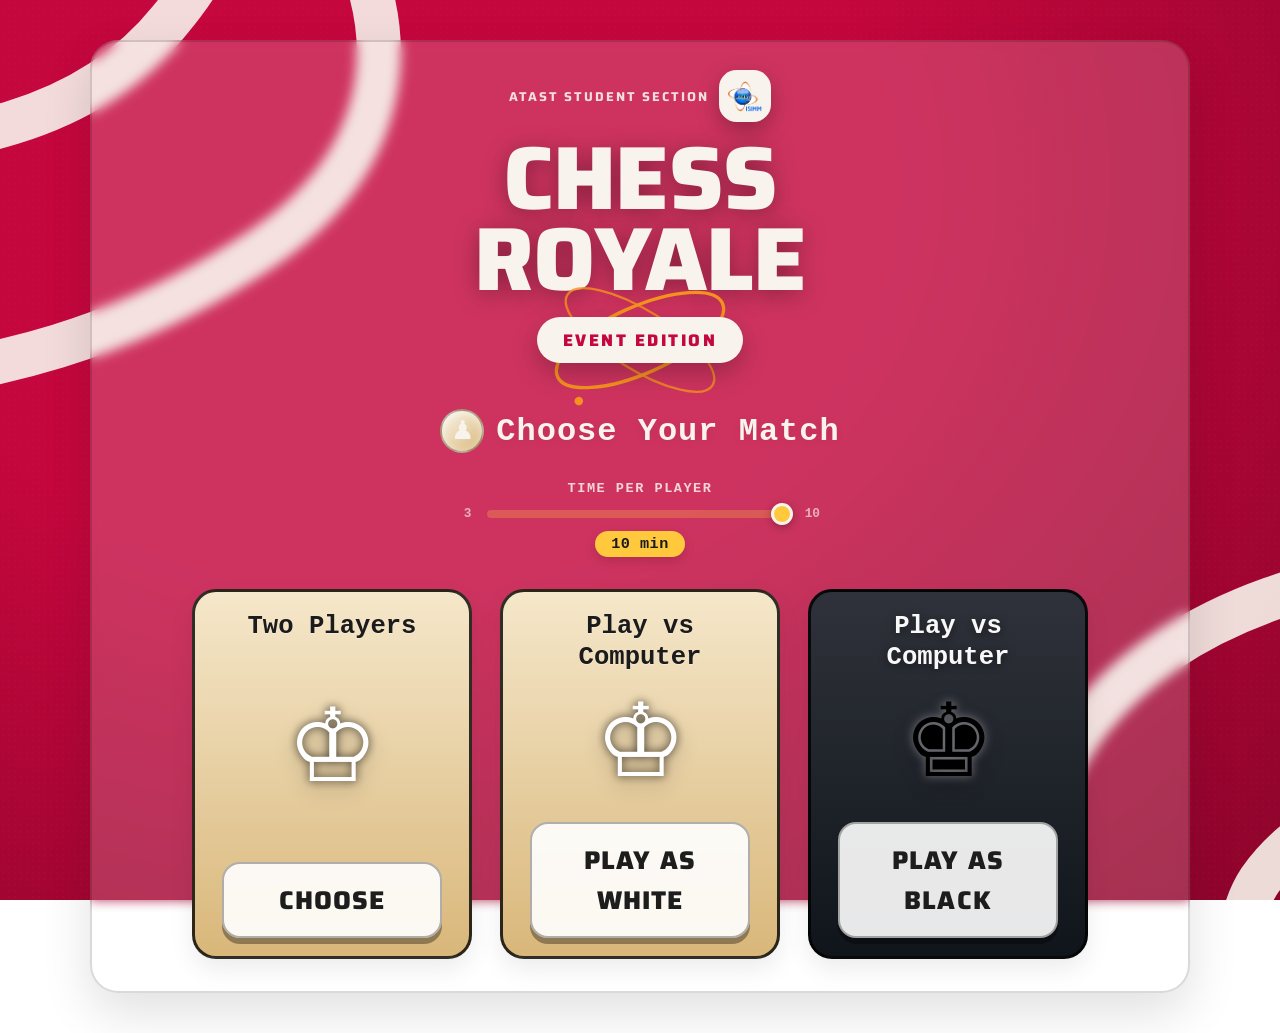
<file: index.html>
<!DOCTYPE html>
<html lang="en">
<head>
    <meta charset="UTF-8">
    <meta name="viewport" content="width=device-width, initial-scale=1.0">
    <title>ATAST Chess Royale</title>
    <link rel="preconnect" href="https://fonts.googleapis.com">
    <link rel="preconnect" href="https://fonts.gstatic.com" crossorigin>
    <link href="https://fonts.googleapis.com/css2?family=Saira:wght@400;600;700;800;900&display=swap" rel="stylesheet">
    <link rel="stylesheet" href="style.css">
    <link rel="icon" href="assets/atast-badge.png">
</head>
<body>
    <div class="atast-grain"></div>
    <svg class="atast-ribbons ribbons-hero" viewBox="0 0 1600 900" preserveAspectRatio="xMidYMid slice" fill="none" aria-hidden="true">
      <g class="ribbon-tl">
        <path d="M-60 150 C 120 150, 250 120, 330 20 C 380 -40, 390 -80, 380 -120" stroke="currentColor" stroke-width="44" stroke-linecap="round"/>
        <path d="M-60 390 C 160 380, 300 330, 420 250 C 540 170, 560 60, 520 -40 C 500 -90, 480 -120, 470 -150" stroke="currentColor" stroke-width="44" stroke-linecap="round"/>
      </g>
      <g class="ribbon-br">
        <path d="M1680 560 C 1500 560, 1340 610, 1250 720 C 1190 800, 1180 880, 1200 1000" stroke="currentColor" stroke-width="44" stroke-linecap="round"/>
        <path d="M1680 790 C 1560 780, 1470 810, 1420 880 C 1400 910, 1395 950, 1400 1000" stroke="currentColor" stroke-width="44" stroke-linecap="round"/>
      </g>
    </svg>

    <main class="mode-select-page">
        <div class="mode-select-shell">
            <div class="atast-header" style="flex-direction: row; justify-content: center;">
                <div style="text-align: right;">
                    <div class="atast-tagline" style="letter-spacing: 2px;">ATAST Student Section</div>
                </div>
                <span class="brand-mark" style="width:52px;height:52px;">
                    <img src="assets/atast-club.png" alt="ATAST Club">
                </span>
            </div>

            <div class="hero-title-wrap">
                <h1 class="display-title hero-title">Chess<br>Royale</h1>
                <div class="hero-chip-wrap">
                    <div class="orbit-rings orbit-rings-hero">
                        <svg viewBox="0 0 400 400" class="ring-outer">
                            <ellipse cx="200" cy="200" rx="190" ry="70" fill="none" stroke="#F5921E" stroke-width="7" transform="rotate(-24 200 200)"/>
                            <circle cx="30" cy="265" r="9" fill="#F5921E" transform="rotate(-24 200 200)"/>
                        </svg>
                        <svg viewBox="0 0 400 400" class="ring-inner">
                            <ellipse cx="200" cy="200" rx="180" ry="62" fill="none" stroke="#F5921E" stroke-width="5" transform="rotate(32 200 200)"/>
                        </svg>
                    </div>
                    <span class="hero-chip">Event Edition</span>
                </div>
            </div>

            <div class="page-title">
                <span class="title-badge">♟</span>
                <h1>Choose Your Match</h1>
            </div>

            <div class="time-select" id="time-select-wrap">
                <label for="time-select">Time per Player</label>
                <div class="time-select-row">
                    <span class="time-select-bound">3</span>
                    <input type="range" id="time-select" min="3" max="10" step="1" value="10">
                    <span class="time-select-bound">10</span>
                </div>
                <span class="time-select-value" id="time-select-value">10 min</span>
            </div>

            <div class="container">
                <div class="option-card white-card">
                    <h1>Two Players</h1>
                    <span class="player-icon" data-player-color="white">&#9812;</span>
                    <button class="choose-color-btn" type="button" data-game-mode="two-player" data-player-color="white">Choose</button>
                </div>
                <div class="option-card white-card">
                    <h1>Play vs Computer</h1>
                    <span class="player-icon" data-player-color="white">&#9812;</span>
                    <button class="choose-color-btn" type="button" data-game-mode="computer" data-player-color="white">Play as White</button>
                </div>
                <div class="option-card black-card">
                    <h1>Play vs Computer</h1>
                    <span class="player-icon" data-player-color="black">&#9818;</span>
                    <button class="choose-color-btn" type="button" data-game-mode="computer" data-player-color="black">Play as Black</button>
                </div>
            </div>
        </div>
    </main>

    <script>
      const savedTheme = localStorage.getItem('chess-theme') || 'atast';
      if (savedTheme !== 'classic') document.body.setAttribute('data-theme', savedTheme);

      document.addEventListener('DOMContentLoaded', () => {
        const buttons = document.querySelectorAll('.choose-color-btn');

        const MIN_MINUTES = 3;
        const MAX_MINUTES = 10;
        const timeSlider = document.getElementById('time-select');
        const timeValue = document.getElementById('time-select-value');

        const clampMinutes = (value) => {
          const parsed = Number.parseInt(value, 10);
          if (!Number.isFinite(parsed)) return MAX_MINUTES;
          return Math.min(MAX_MINUTES, Math.max(MIN_MINUTES, parsed));
        };

        const savedMinutes = clampMinutes(localStorage.getItem('chess-time-minutes'));
        timeSlider.value = savedMinutes;
        timeValue.textContent = `${savedMinutes} min`;

        timeSlider.addEventListener('input', () => {
          const minutes = clampMinutes(timeSlider.value);
          timeValue.textContent = `${minutes} min`;
          localStorage.setItem('chess-time-minutes', String(minutes));
        });

        buttons.forEach((button) => {
          const icon = button.parentElement.querySelector('.player-icon');
          const playerColor = button.dataset.playerColor || 'white';
          icon.innerHTML = playerColor === 'white' ? '&#9812;' : '&#9818;';

          button.addEventListener('click', () => {
            localStorage.setItem('chess-game-mode', button.dataset.gameMode || 'two-player');
            localStorage.setItem('chess-player-color', playerColor);
            localStorage.setItem('chess-time-minutes', String(clampMinutes(timeSlider.value)));
            window.location.href = 'game.html';
          });
        });
      });
    </script>
</body>
</html>
</file>
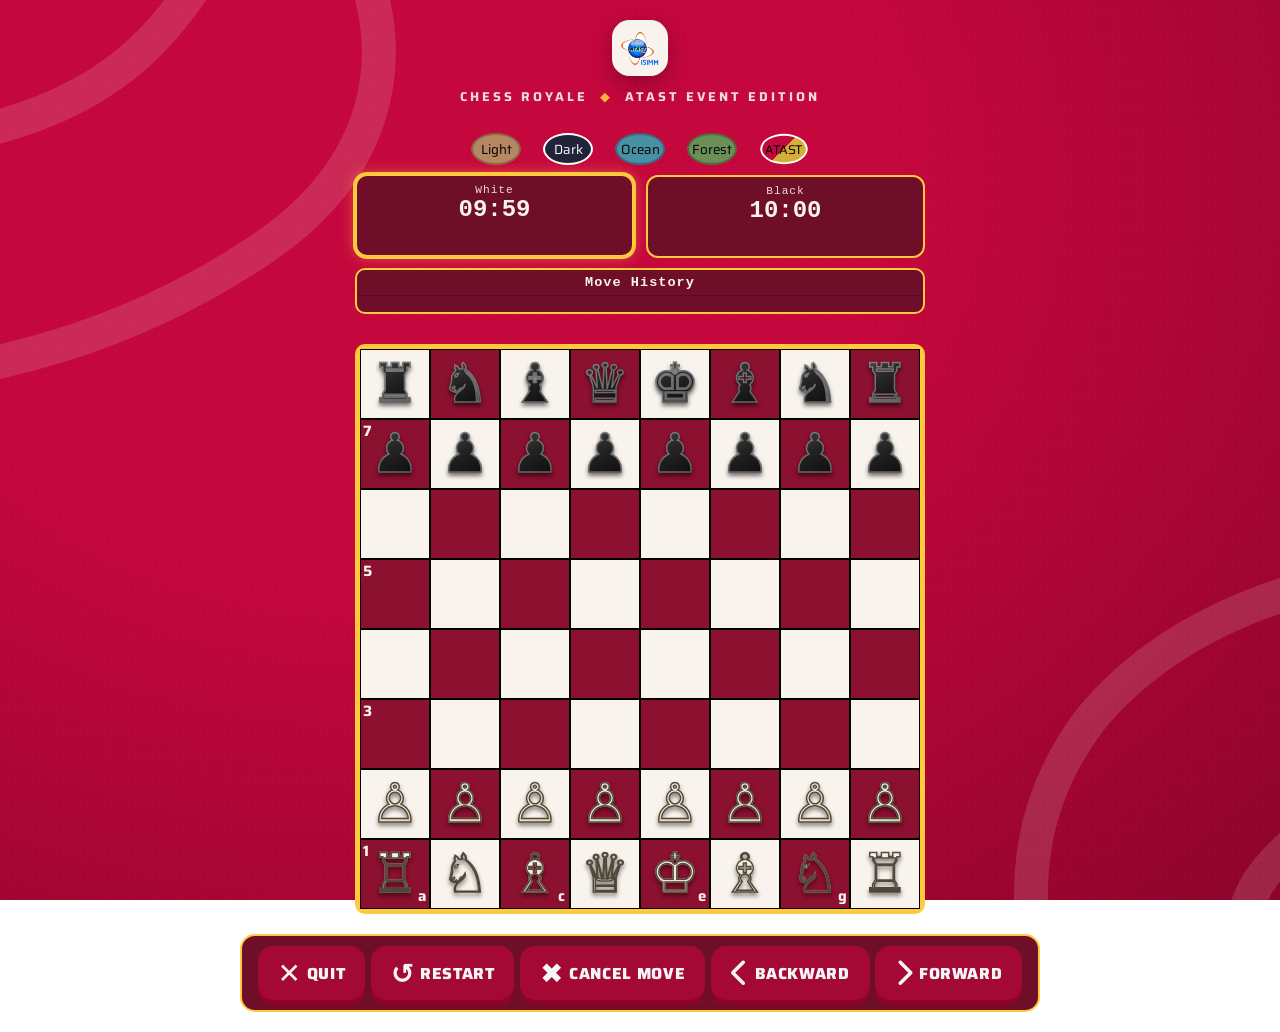
<file: game.html>
<!DOCTYPE html>
<html lang="en">
<head>
  <meta charset="UTF-8">
  <meta name="viewport" content="width=device-width, initial-scale=1.0">
  <title>ATAST Chess Royale</title>
  <link rel="preconnect" href="https://fonts.googleapis.com">
  <link rel="preconnect" href="https://fonts.gstatic.com" crossorigin>
  <link href="https://fonts.googleapis.com/css2?family=Saira:wght@400;600;700;800;900&display=swap" rel="stylesheet">
  <link rel="stylesheet" href="style.css">
  <link rel="icon" href="assets/atast-badge.png">
  <link rel="stylesheet" href="https://cdnjs.cloudflare.com/ajax/libs/font-awesome/6.5.0/css/all.min.css">
</head>
<body>
  <div class="atast-grain"></div>
  <svg class="atast-ribbons" viewBox="0 0 1600 900" preserveAspectRatio="xMidYMid slice" fill="none" aria-hidden="true">
    <g class="ribbon-tl">
      <path d="M-60 150 C 120 150, 250 120, 330 20 C 380 -40, 390 -80, 380 -120" stroke="currentColor" stroke-width="34" stroke-linecap="round"/>
      <path d="M-60 390 C 160 380, 300 330, 420 250 C 540 170, 560 60, 520 -40 C 500 -90, 480 -120, 470 -150" stroke="currentColor" stroke-width="34" stroke-linecap="round"/>
    </g>
    <g class="ribbon-br">
      <path d="M1680 560 C 1500 560, 1340 610, 1250 720 C 1190 800, 1180 880, 1200 1000" stroke="currentColor" stroke-width="34" stroke-linecap="round"/>
      <path d="M1680 790 C 1560 780, 1470 810, 1420 880 C 1400 910, 1395 950, 1400 1000" stroke="currentColor" stroke-width="34" stroke-linecap="round"/>
    </g>
  </svg>

  <main>
    <div class="atast-header">
      <span class="brand-mark" style="width:56px;height:56px;">
        <img src="assets/atast-club.png" alt="ATAST Club">
      </span>
      <div class="atast-tagline">Chess Royale <span class="dot">&#9670;</span> ATAST Event Edition</div>
    </div>

    <div class="theme-switcher" id="theme-switcher">
      <button class="theme-btn" data-theme="classic">Light</button>
      <button class="theme-btn" data-theme="dark">Dark</button>
      <button class="theme-btn" data-theme="ocean">Ocean</button>
      <button class="theme-btn" data-theme="forest">Forest</button>
      <button class="theme-btn active" data-theme="atast">ATAST</button>
    </div>

    <div class="player-timers" id="player-timers">
      <div class="timer-panel active" id="timer-white">
        <span class="timer-label">White</span>
        <span class="timer-value" id="white-timer">10:00</span>
        <div class="material-tray" id="material-white"></div>
      </div>
      <div class="timer-panel" id="timer-black">
        <span class="timer-label">Black</span>
        <span class="timer-value" id="black-timer">10:00</span>
        <div class="material-tray" id="material-black"></div>
      </div>
    </div>

    <div class="move-history" id="move-history">
      <div class="move-history-header">Move History</div>
      <div class="move-history-list" id="move-history-list"></div>
    </div>

    <div id="board"></div>

    <div class="bar">
      <button id="quit"><span>&#10005;</span> Quit</button>
      <button id="restart"><span>&#8634;</span> Restart</button>
      <button id="cancel"><span>&#10006;</span> Cancel Move</button>
      <button id="backward"><span><i class="fa fa-chevron-left"></i></span> Backward</button>
      <button id="forward"><span><i class="fa fa-chevron-right"></i></span> Forward</button>
    </div>
  </main>

  <div id="promotion-overlay" class="promotion-overlay hidden"></div>
  <div id="promotion-modal" class="promotion-modal hidden">
    <div>Choose a piece</div>
    <div id="promotion-choices" class="promotion-choices"></div>
  </div>

  <div id="endgame-overlay" class="endgame-overlay hidden"></div>
  <div id="endgame-modal" class="endgame-modal hidden">
    <div class="endgame-emblem">
      <div class="orbit-rings hidden" id="endgame-orbit" style="inset:-42%;">
        <svg viewBox="0 0 400 400" class="ring-outer">
          <ellipse cx="200" cy="200" rx="190" ry="70" fill="none" stroke="#F5921E" stroke-width="7" transform="rotate(-24 200 200)"/>
          <circle cx="30" cy="265" r="9" fill="#F5921E" transform="rotate(-24 200 200)"/>
        </svg>
        <svg viewBox="0 0 400 400" class="ring-inner">
          <ellipse cx="200" cy="200" rx="180" ry="62" fill="none" stroke="#F5921E" stroke-width="5" transform="rotate(32 200 200)"/>
        </svg>
      </div>
      <span class="pulse-ring hidden" id="endgame-pulse"></span>
      <img src="assets/atast-badge.png" alt="ATAST">
    </div>
    <div class="endgame-title" id="endgame-title"></div>
    <div class="endgame-message" id="endgame-message"></div>
    <button id="endgame-close" class="endgame-close-btn" type="button">Close</button>
  </div>
  <div id="confetti-layer" class="confetti-layer"></div>

  <script src="script.js"></script>
</body>
</html>
</file>
<file: style.css>
*{
    margin: 0;
    padding: 0;
    box-sizing: border-box;
8}
:root {
  --bg: #f0d9b5;
  --board-light: #f0d9b5;
  --board-dark: #b58863;
  --board-border: #000;
  --bar-bg: #b58863;
  --btn-bg: #975f058c;
  --btn-hover-bg: #975f05;
  --text-color: #333;
  --move-history-bg: #b58863;
  --move-history-text: #f5f5f5;
  --move-history-entry-white: rgba(255,255,255,0.2);
  --move-history-entry-black: rgba(0,0,0,0.25);
  --move-history-entry-hover: rgba(255,255,255,0.4);
  --accent: #3a8f3a;
  --accent-rgb: 58,143,58;
  --last-move-bg: rgba(255, 213, 79, 0.4);
}

[data-theme="dark"] {
  --bg: #1a1a2e;
  --board-light: #4a4e69;
  --board-dark: #22223b;
  --board-border: #0d0d1a;
  --bar-bg: #22223b;
  --btn-bg: #4a4e6980;
  --btn-hover-bg: #4a4e69;
  --text-color: #e8e8e8;
  --move-history-bg: #22223b;
  --move-history-text: #f1f1f1;
  --move-history-entry-white: rgba(255,255,255,0.15);
  --move-history-entry-black: rgba(0,0,0,0.35);
  --move-history-entry-hover: rgba(255,255,255,0.25);
  --accent: #6c63ff;
  --accent-rgb: 108,99,255;
  --last-move-bg: rgba(255, 213, 79, 0.28);
}

[data-theme="ocean"] {
  --bg: #cde6f5;
  --board-light: #eaf6fb;
  --board-dark: #4a90a4;
  --board-border: #0e3a4a;
  --bar-bg: #4a90a4;
  --btn-bg: #2c6e82a0;
  --btn-hover-bg: #2c6e82;
  --text-color: #0e3a4a;
  --move-history-bg: #4a90a4;
  --move-history-text: #effbfd;
  --move-history-entry-white: rgba(255,255,255,0.2);
  --move-history-entry-black: rgba(0,0,0,0.2);
  --move-history-entry-hover: rgba(255,255,255,0.3);
  --accent: #eab308;
  --accent-rgb: 234,179,8;
  --last-move-bg: rgba(255, 213, 79, 0.32);
}

[data-theme="forest"] {
  --bg: #dce8d5;
  --board-light: #eef2e6;
  --board-dark: #6b8f57;
  --board-border: #2f4823;
  --bar-bg: #6b8f57;
  --btn-bg: #4a663aa0;
  --btn-hover-bg: #4a663a;
  --text-color: #2f4823;
  --move-history-bg: #6b8f57;
  --move-history-text: #f8f9f5;
  --move-history-entry-white: rgba(255,255,255,0.2);
  --move-history-entry-black: rgba(0,0,0,0.22);
  --move-history-entry-hover: rgba(255,255,255,0.28);
  --accent: #d97706;
  --accent-rgb: 217,119,6;
  --last-move-bg: rgba(255, 213, 79, 0.3);
}

/* ATAST — event theme, built to match the club's "Journée d'intégration"
   site: same brand crimson, cream, gold, and the Saira display type */
[data-theme="atast"] {
  --bg: #8c042b;
  --board-light: #f8f3ec;
  --board-dark: #8c1030;
  --board-border: #ffc83d;
  --bar-bg: #6e0e28;
  --btn-bg: #c4073da0;
  --btn-hover-bg: #c4073d;
  --text-color: #f8f3ec;
  --move-history-bg: #6e0e28;
  --move-history-text: #f8f3ec;
  --move-history-entry-white: rgba(255,255,255,0.18);
  --move-history-entry-black: rgba(0,0,0,0.32);
  --move-history-entry-hover: rgba(255,200,61,0.38);
  --accent: #ffc83d;
  --accent-rgb: 255,200,61;
  --last-move-bg: rgba(255, 200, 61, 0.4);

  /* Exact brand ramp + accents from the club's own design system */
  --brand: #c4073d;
  --brand-deep: #8c042b;
  --brand-night: #3c0214;
  --cream: #f8f3ec;
  --gold: #ffc83d;
  --orbit: #f5921e;
  --globe: #1f6fe0;

  font-family: 'Saira', system-ui, sans-serif;
}

html {
    min-height: 100%;
}
body{
    width: 100%;
    min-height: 100vh;
    background-color: var(--bg);
    transition: background-color 0.4s ease; /* smooth theme switch */
    overflow-x: hidden;
}
main{
    position: relative;
    z-index: 1;
    display:flex;
    flex-flow: column nowrap;
    justify-content: center;
    align-items: center;
    min-height: 100vh;
    padding: 20px 0;
}

/* ATAST event backdrop — the club site's own poster treatment: a radial
   crimson gradient, a fine print-like grain, and its flowing ribbon
   line-art drifting slowly behind the page */
body[data-theme="atast"] {
  background: radial-gradient(ellipse at 30% 20%, var(--brand) 0%, var(--brand) 40%, var(--brand-deep) 100%);
  background-attachment: fixed;
}

.atast-grain,
.atast-ribbons {
  display: none;
}
[data-theme="atast"] .atast-grain,
[data-theme="atast"] .atast-ribbons {
  display: block;
}

.atast-grain {
  position: fixed;
  inset: 0;
  opacity: 0.07;
  mix-blend-mode: overlay;
  background-image: radial-gradient(#fff 1px, transparent 1.2px);
  background-size: 6px 6px;
  pointer-events: none;
  z-index: 0;
}

.atast-ribbons {
  position: fixed;
  inset: 0;
  width: 100%;
  height: 100%;
  color: rgba(248, 243, 236, 0.14);
  pointer-events: none;
  z-index: 0;
}

.atast-ribbons.ribbons-hero {
  color: rgba(248, 243, 236, 0.9);
}

.atast-ribbons .ribbon-tl {
  transform-origin: top left;
  animation: ribbonDrift 18s ease-in-out infinite;
}

.atast-ribbons .ribbon-br {
  transform-origin: bottom right;
  animation: ribbonDrift 28s ease-in-out infinite reverse;
}

@keyframes ribbonDrift {
  0%, 100% { transform: translate3d(0, 0, 0) rotate(0deg); }
  50% { transform: translate3d(-2%, 1.5%, 0) rotate(-2deg); }
}

/* Elliptical orbit rings borrowed from the ATAST Club globe logo */
.orbit-rings {
  pointer-events: none;
  position: absolute;
}

/* Fixed-size variant for framing a small pill/chip, where the chip's own
   aspect ratio is too wide-and-short for percentage-based inset to
   produce a square-ish frame for the (square-viewBox) rings */
.orbit-rings-hero {
  width: 190px;
  height: 190px;
  top: 50%;
  left: 50%;
  transform: translate(-50%, -50%);
}
.orbit-rings svg { position: absolute; inset: 0; width: 100%; height: 100%; }
.orbit-rings .ring-outer { animation: orbitSpin 14s linear infinite; }
.orbit-rings .ring-inner { animation: orbitSpin 20s linear infinite reverse; opacity: 0.8; }

@keyframes orbitSpin {
  to { transform: rotate(360deg); }
}

/* Club branding strip — shown at the top of both pages */
.atast-header {
  position: relative;
  z-index: 1;
  display: flex;
  flex-direction: column;
  align-items: center;
  gap: 10px;
  margin-bottom: 16px;
  text-align: center;
}

.brand-mark {
  display: inline-flex;
  align-items: center;
  justify-content: center;
  background: var(--cream, #f8f3ec);
  border-radius: 1.1rem;
  padding: 8px;
  box-shadow: 0 8px 22px rgba(0,0,0,0.28);
  transition: transform 0.2s ease, box-shadow 0.2s ease;
}
.brand-mark img {
  width: 100%;
  height: 100%;
  object-fit: contain;
  display: block;
}
.brand-mark:hover {
  transform: translateY(-2px) scale(1.03);
  box-shadow: 0 12px 26px rgba(0,0,0,0.32);
}

.atast-tagline {
  font-family: 'Saira', system-ui, sans-serif;
  font-size: 0.8rem;
  font-weight: 700;
  letter-spacing: 3px;
  text-transform: uppercase;
  color: var(--text-color);
  opacity: 0.9;
}

.atast-tagline .dot {
  color: var(--accent);
  margin: 0 6px;
}

.display-title {
  font-family: 'Saira', system-ui, sans-serif;
  font-weight: 800;
  text-transform: uppercase;
  line-height: 0.9;
  letter-spacing: -0.01em;
}

/* Champion-style shine sweep, used on the end-game title when you win */
.shine-text {
  background: linear-gradient(90deg, #ffc83d, #fff3c4, #ffc83d);
  background-size: 200% 100%;
  -webkit-background-clip: text;
  background-clip: text;
  color: transparent;
  animation: shineSweep 3.5s linear infinite;
}
@keyframes shineSweep {
  0% { background-position: -200% 0; }
  100% { background-position: 200% 0; }
}

.pulse-ring {
  position: absolute;
  inset: 0;
  border-radius: 50%;
  background: rgba(255, 200, 61, 0.5);
  animation: pulseRing 1.6s ease-out infinite;
  pointer-events: none;
}
@keyframes pulseRing {
  0% { transform: scale(0.9); opacity: 0.7; }
  100% { transform: scale(1.6); opacity: 0; }
}
#board{
    width: 570px;
    height: 570px;
    display: grid;
    grid-template-columns: repeat(8, 70px);
    margin: 20px auto; 
    gap: 0;
    border: 5px solid var(--board-border); /* was #000 */
    border-radius: 10px;
    animation: loading 0.7s cubic-bezier(0.34, 1.56, 0.64, 1) forwards;
    transition: border-color 0.4s ease;
}
.bar{
    width:800px;
    height:max-content;
    background-color: var(--bar-bg);
    padding: 10px;
    display:flex;
    justify-content: space-evenly;
    border: 2px solid var(--board-border); 
    border-radius: 15px;
    animation-delay: 1s;
    animation: loading 0.7s cubic-bezier(0.34, 1.56, 0.64, 1) forwards;
    overflow:hidden;
    transition: background-color 0.4s ease;
}
.bar button{
    position: relative;
    overflow: hidden;
    display:flex;
    justify-content: center;
    align-items: center;
    padding: 5px 20px;
    background-color: var(--btn-bg);
    border:none;
    border-radius: 15px;
    cursor: pointer;
    font-size:1rem;
    font-weight: bold;
    font-style:initial;
    font-family: 'Courier New', Courier, monospace;
    color:whitesmoke;
    transition: background-color 0.3s ease, transform 0.15s ease;
}
button span{
    font-size: 1.75rem;
    margin-right: 5px;
}
.bar button:hover{
    transform: scale(1.1);
    background-color: var(--btn-hover-bg);
}

/* ATAST theme — chunky "pressed" buttons matching the club site's Button component */
[data-theme="atast"] .bar button,
[data-theme="atast"] .choose-color-btn,
[data-theme="atast"] .theme-btn {
  font-family: 'Saira', system-ui, sans-serif;
}
[data-theme="atast"] .bar button {
  font-weight: 800;
  text-transform: uppercase;
  letter-spacing: 0.04em;
  box-shadow: 0 6px 0 0 var(--brand-deep);
  transition: transform 0.12s ease, box-shadow 0.12s ease, filter 0.15s ease;
}
[data-theme="atast"] .bar button:hover {
  transform: translateY(-2px);
  background-color: var(--btn-hover-bg);
  filter: brightness(1.08);
  box-shadow: 0 8px 0 0 var(--brand-deep);
}
[data-theme="atast"] .bar button:active {
  transform: translateY(4px);
  box-shadow: 0 2px 0 0 var(--brand-deep);
}
[data-theme="atast"] .choose-color-btn {
  font-weight: 800;
  text-transform: uppercase;
  letter-spacing: 0.04em;
  box-shadow: 0 6px 0 0 rgba(0,0,0,0.35);
}
[data-theme="atast"] .choose-color-btn:hover {
  transform: translateY(-3px);
  box-shadow: 0 9px 0 0 rgba(0,0,0,0.35), 0 12px 26px rgba(255,200,61,0.4);
}
[data-theme="atast"] .choose-color-btn:active {
  transform: translateY(3px);
  box-shadow: 0 3px 0 0 rgba(0,0,0,0.35);
}

/* Shine sweep on hover — shared by the action bar and the mode-select buttons */
.bar button::after,
.choose-color-btn::after {
  content: '';
  position: absolute;
  top: 0;
  left: -60%;
  width: 40%;
  height: 100%;
  background: linear-gradient(120deg, transparent, rgba(255,255,255,0.4), transparent);
  transform: skewX(-20deg);
  transition: left 0.5s ease;
  pointer-events: none;
}
.bar button:hover::after,
.choose-color-btn:hover::after {
  left: 120%;
}

.dark:hover .piece, .light:hover .piece {
  transform: scale(1.08);
}

.light{
    width: 70px;
    height: 70px;
    background-color: var(--board-light);
    transition: background-color 0.4s ease;
}
.dark{
    width: 70px;
    height: 70px;
    background-color: var(--board-dark);
    transition: background-color 0.4s ease;
}
.dark span:last-child,.light span:last-child{
    font-weight: bold;
    padding: 2px;
    line-height: 1;
}

.dark,.light{
    display: flex;
    position: relative;
    justify-content: center;
    align-items: center;
    font-size: 48px;
    cursor: pointer;
    font-weight: bold;
    border: 1px solid #000;
}
.notation{
    position: absolute;
    font-size: 15px;
    color: var(--text-color); /* was #333 */
    font-weight: bold;
    padding: 2px;
    line-height: 1;
}

.top{
    top:2px;
    left:0;
}
.side{
    bottom:2px;
    left:55px;
}

.piece{
    font-size: 54px;
    line-height: 1;
    pointer-events: none;
    display: inline-block;
    transition: transform 0.15s ease;
}

.piece.white{
    color: #f5f1e8;
}
.piece.black{
    color: #1a1a1a;
}

@supports (background-clip: text) or (-webkit-background-clip: text) {
    .piece.white {
        background: linear-gradient(155deg, #ffffff 0%, #f2ead8 45%, #d9c9a3 100%);
        -webkit-background-clip: text;
        background-clip: text;
        color: transparent;
        -webkit-text-stroke: 1.5px rgba(30, 20, 10, 0.75);
        filter: drop-shadow(0 3px 2px rgba(0, 0, 0, 0.45));
    }

    .piece.black {
        background: linear-gradient(155deg, #4a4a4a 0%, #232323 45%, #050505 100%);
        -webkit-background-clip: text;
        background-clip: text;
        color: transparent;
        -webkit-text-stroke: 1.5px rgba(255, 255, 255, 0.35);
        filter: drop-shadow(0 3px 2px rgba(0, 0, 0, 0.55));
    }
}
.selected {
    background-color: #7fc97f !important;
  animation: blink 1s infinite !important;
}
[data-theme="atast"] .selected {
  background-color: var(--accent) !important;
}
.selected .piece {
  transform: translateY(-2px);
}
@keyframes blink {
  0%, 100% { filter: brightness(1); }
  50% { filter: brightness(1.18); }
}

/* Legal-move hints — dots on empty squares, rings on capturable pieces */
.move-hint {
  position: relative;
}
.move-hint::after {
  content: '';
  position: absolute;
  width: 28%;
  height: 28%;
  border-radius: 50%;
  background: rgba(var(--accent-rgb), 0.55);
  pointer-events: none;
  animation: hintPulse 1.4s ease-in-out infinite;
}
.move-hint.capture-hint::after {
  width: 84%;
  height: 84%;
  background: transparent;
  border: 4px solid rgba(var(--accent-rgb), 0.75);
}
@keyframes hintPulse {
  0%, 100% { transform: scale(1); opacity: 0.55; }
  50% { transform: scale(1.15); opacity: 0.85; }
}

/* Last move played — a soft highlight on both squares */
.last-move {
  box-shadow: inset 0 0 0 999px var(--last-move-bg);
}

/* Square stays red */
.in-check {
  background-color: #e74c3c !important;
}

/* King PIECE shakes independently */
.king-in-check {
  display: inline-block;
  animation: kingShake 0.4s ease 1;
}

.promotion-overlay {
  position: fixed;
  top: 0;
  left: 0;
  width: 100%;
  height: 100%;
  background: rgba(0,0,0,0.5);
  z-index: 100;
}
.promotion-modal {
  position: fixed;
  top: 50%;
  left: 50%;
  transform: translate(-50%, -50%);
  background: #f0d9b5;
  border: 3px solid #000;
  border-radius: 15px;
  padding: 20px 30px;
  z-index: 101;
  text-align: center;
  font-family: 'Courier New', Courier, monospace;
  font-weight: bold;
  font-size: 1.1rem;
  animation: popIn 0.3s cubic-bezier(0.34, 1.56, 0.64, 1);
}

.promotion-choices {
  display: flex;
  gap: 10px;
  margin-top: 15px;
  justify-content: center;
}
.promotion-choices button {
  font-size: 2.5rem;
  background: #b58863;
  border: 2px solid #000;
  border-radius: 10px;
  width: 65px;
  height: 65px;
  cursor: pointer;
  transition: transform 0.15s ease;
  display: flex;
  align-items: center;
  justify-content: center;
}


.promotion-choices button:hover {
  transform: scale(1.15);
  background: #975f05;
}

.hidden {
  display: none;
}

/* ─── Game End Modal ─────────────────────────────────────────── */
.endgame-overlay {
  position: fixed;
  top: 0;
  left: 0;
  width: 100%;
  height: 100%;
  background: rgba(10,2,6,0.65);
  backdrop-filter: blur(3px);
  z-index: 200;
}

.endgame-modal {
  position: fixed;
  top: 50%;
  left: 50%;
  transform: translate(-50%, -50%);
  background: linear-gradient(160deg, var(--bar-bg), var(--bg));
  border: 3px solid var(--accent);
  border-radius: 22px;
  padding: 30px 36px 26px;
  z-index: 201;
  text-align: center;
  min-width: 280px;
  max-width: 92vw;
  box-shadow: 0 25px 60px rgba(0,0,0,0.5), 0 0 0 6px rgba(var(--accent-rgb), 0.1);
  animation: popIn 0.35s cubic-bezier(0.34, 1.56, 0.64, 1);
  font-family: 'Courier New', Courier, monospace;
}
[data-theme="atast"] .endgame-modal {
  font-family: 'Saira', system-ui, sans-serif;
}

.endgame-emblem {
  position: relative;
  display: inline-block;
}

.endgame-emblem img {
  position: relative;
  z-index: 1;
  width: 60px;
  height: 60px;
  border-radius: 50%;
  border: 2px solid var(--accent);
  margin-bottom: 12px;
  box-shadow: 0 6px 18px rgba(0,0,0,0.35);
}

.endgame-title {
  font-size: 1.4rem;
  font-weight: bold;
  color: var(--text-color);
  letter-spacing: 1px;
  margin-bottom: 8px;
  text-shadow: 0 2px 6px rgba(0,0,0,0.4);
}
.endgame-title.shine-text {
  color: transparent;
  text-shadow: none;
  font-weight: 800;
}

.endgame-message {
  font-size: 1rem;
  color: var(--move-history-text);
  opacity: 0.9;
  margin-bottom: 22px;
}

.endgame-close-btn {
  border: none;
  border-radius: 14px;
  padding: 10px 26px;
  font-weight: bold;
  cursor: pointer;
  background: var(--accent);
  color: #1b1006;
  font-family: inherit;
  transition: transform 0.15s ease, box-shadow 0.15s ease;
}
.endgame-close-btn:hover {
  transform: translateY(-2px) scale(1.03);
  box-shadow: 0 8px 18px rgba(0,0,0,0.3);
}

/* ─── Confetti ───────────────────────────────────────────────── */
.confetti-layer {
  position: fixed;
  inset: 0;
  pointer-events: none;
  overflow: hidden;
  z-index: 250;
}
.confetti-piece {
  position: absolute;
  top: -20px;
  opacity: 0.9;
  border-radius: 2px;
  animation-name: confettiFall;
  animation-timing-function: ease-in;
  animation-fill-mode: forwards;
}
@keyframes confettiFall {
  0%   { transform: translateY(-10vh) rotate(0deg); opacity: 1; }
  100% { transform: translateY(110vh) rotate(600deg); opacity: 0.85; }
}
.mode-select-page {
  width: 100%;
  min-height: 100vh;
  display: flex;
  justify-content: center;
  align-items: center;
  padding: 40px 20px;
}

.mode-select-shell {
  width: min(1100px, 100%);
  background: rgba(255,255,255,0.18);
  border: 2px solid rgba(0,0,0,0.15);
  border-radius: 28px;
  box-shadow: 0 20px 50px rgba(0,0,0,0.12);
  backdrop-filter: blur(6px);
  padding: 28px 24px 32px;
}

.hero-title-wrap {
  display: flex;
  flex-direction: column;
  align-items: center;
  margin: 4px 0 46px;
}

.hero-title {
  font-size: clamp(2.6rem, 9vw, 5.6rem);
  color: var(--text-color);
  text-align: center;
  text-shadow: 0 4px 24px rgba(0,0,0,0.35);
}

.hero-chip-wrap {
  position: relative;
  display: inline-grid;
  place-items: center;
  margin-top: 18px;
}

.hero-chip {
  position: relative;
  z-index: 1;
  background: var(--cream, #f8f3ec);
  color: var(--brand, #c4073d);
  font-family: 'Saira', system-ui, sans-serif;
  font-weight: 800;
  text-transform: uppercase;
  letter-spacing: 0.15em;
  font-size: clamp(0.8rem, 2vw, 1.05rem);
  padding: 10px 26px;
  border-radius: 999px;
  box-shadow: 0 10px 26px rgba(0,0,0,0.25);
}

.page-title {
  display: flex;
  align-items: center;
  justify-content: center;
  gap: 12px;
  margin-bottom: 28px;
  color: var(--text-color);
  font-family: 'Courier New', Courier, monospace;
}

.title-badge {
  display: inline-flex;
  width: 44px;
  height: 44px;
  border-radius: 50%;
  align-items: center;
  justify-content: center;
  background: linear-gradient(135deg, #f9f5ea, #d9b77a);
  border: 2px solid rgba(0,0,0,0.25);
  box-shadow: inset 0 2px 8px rgba(255,255,255,0.6);
  font-size: 1.6rem;
}

.page-title h1 {
  font-size: clamp(1.8rem, 2.5vw, 2.8rem);
  letter-spacing: 1px;
  font-weight: bold;
  text-shadow: 0 2px 8px rgba(0,0,0,0.08);
}

.time-select {
  display: flex;
  flex-direction: column;
  align-items: center;
  gap: 10px;
  margin: 0 auto 32px;
  width: min(360px, 100%);
  color: var(--text-color);
  font-family: 'Courier New', Courier, monospace;
}

.time-select label {
  font-weight: bold;
  text-transform: uppercase;
  letter-spacing: 1.5px;
  font-size: 0.85rem;
  opacity: 0.85;
}

.time-select-row {
  display: flex;
  align-items: center;
  gap: 12px;
  width: 100%;
}

.time-select-bound {
  font-size: 0.8rem;
  font-weight: bold;
  opacity: 0.65;
  min-width: 1.2em;
  text-align: center;
}

.time-select input[type="range"] {
  flex: 1;
  -webkit-appearance: none;
  appearance: none;
  height: 8px;
  border-radius: 999px;
  background: rgba(var(--accent-rgb), 0.25);
  outline: none;
  cursor: pointer;
}

.time-select input[type="range"]::-webkit-slider-thumb {
  -webkit-appearance: none;
  appearance: none;
  width: 22px;
  height: 22px;
  border-radius: 50%;
  background: var(--accent);
  border: 3px solid var(--cream, #fff);
  box-shadow: 0 2px 8px rgba(0,0,0,0.3);
  cursor: pointer;
}

.time-select input[type="range"]::-moz-range-thumb {
  width: 16px;
  height: 16px;
  border-radius: 50%;
  background: var(--accent);
  border: 3px solid var(--cream, #fff);
  box-shadow: 0 2px 8px rgba(0,0,0,0.3);
  cursor: pointer;
}

.time-select input[type="range"]::-moz-range-track {
  height: 8px;
  border-radius: 999px;
  background: rgba(var(--accent-rgb), 0.25);
}

.time-select-value {
  background: var(--accent);
  color: #1b1b1b;
  font-weight: 800;
  letter-spacing: 0.5px;
  padding: 4px 16px;
  border-radius: 999px;
  font-size: 0.95rem;
  box-shadow: 0 4px 12px rgba(0,0,0,0.15);
}

.container{
  display: flex;
  justify-content: center;
  align-items: stretch;
  gap: 28px;
  flex-wrap: wrap;
  margin: 0 auto;
}

.option-card {
  border: 3px solid rgba(0,0,0,0.8);
  border-radius: 24px;
  min-height: 360px;
  width: min(280px, 100%);
  text-align: center;
  font-family: 'Courier New', Courier, monospace;
  display: flex;
  flex-direction: column;
  gap: 12px;
  padding: 20px 18px 18px;
  justify-content: flex-start;
  box-shadow: 0 10px 24px rgba(0,0,0,0.08);
  transition: transform 0.2s ease, box-shadow 0.2s ease;
}

.option-card:hover {
  transform: translateY(-4px);
  box-shadow: 0 16px 30px rgba(0,0,0,0.12);
}

[data-theme="atast"] .option-card:hover {
  box-shadow: 0 16px 34px rgba(212,175,55,0.35), 0 0 0 2px var(--accent);
}

.white-card {
  background: linear-gradient(180deg, #f5e7ca 0%, #d9b77a 100%);
  color: #1b1b1b;
  text-shadow: 0 1px 0 rgba(255,255,255,0.35);
}

.black-card {
  background: linear-gradient(180deg, #2f323a 0%, #10151b 100%);
  color: #f8f8f8;
  text-shadow: 0 2px 8px rgba(0,0,0,0.45);
}

.option-card h1 {
  font-size: clamp(1.2rem, 2vw, 1.9rem);
  line-height: 1.2;
  margin-bottom: 4px;
}

.player-icon {
  display: flex;
  align-items: center;
  justify-content: center;
  flex: 1;
  min-height: 120px;
  margin: 0;
  font-size: clamp(5rem, 8vw, 8rem);
  line-height: 1;
  filter: drop-shadow(0 8px 10px rgba(0,0,0,0.2));
}

.white-card .player-icon {
  color: #fff;
  text-shadow: 0 0 10px rgba(0,0,0,0.75);
}

.black-card .player-icon {
  color: #000;
  text-shadow: 0 0 10px rgba(255,255,255,0.45);
}

.choose-color-btn {
  position: relative;
  overflow: hidden;
  font-size: clamp(1.2rem, 2vw, 1.7rem);
  font-weight: bolder;
  font-family: 'Franklin Gothic Medium', 'Arial Narrow', Arial, sans-serif;
  padding: 16px 14px;
  margin-top: auto;
  border-radius: 18px;
  border: 2px solid rgba(0,0,0,0.3);
  background: rgba(255,255,255,0.9);
  color: #1d1d1d;
  width: 100%;
  max-width: 220px;
  align-self: center;
  cursor: pointer;
  transition: transform 0.15s ease, box-shadow 0.15s ease, background 0.15s ease;
  box-shadow: 0 8px 18px rgba(0,0,0,0.12);
}

.choose-color-btn:hover {
  transform: translateY(-2px) scale(1.01);
  box-shadow: 0 12px 22px rgba(0,0,0,0.16);
  background: #ffffff;
}

.choose-color-btn:active {
  transform: translateY(0);
}
.theme-switcher {
  display: flex;
  gap: 12px;
  justify-content: center;
  align-items: center;
  margin-bottom: 0px;
}


.theme-btn {
  width: 50px;
  height: 32px;
  border-radius: 50%;
  border: 2px solid #00000040;
  cursor: pointer;
  transition: transform 0.15s ease, border-color 0.2s ease;
  margin: 10px 5px;
}
.theme-btn:hover{
    transform: scale(1.1);
    background-color: var(--btn-hover-bg);
}
.theme-btn.active{
    transform: scale(0.95);
    border: 2px solid #fff;
}

.theme-btn[data-theme="classic"] { background: #b58863; }
.theme-btn[data-theme="dark"]    { background: #22223b;
color: #fff; border: 2px solid #fff; }
.theme-btn[data-theme="ocean"]   { background: #4a90a4; }
.theme-btn[data-theme="forest"]  { background: #6b8f57; }
.theme-btn[data-theme="atast"]   { background: linear-gradient(135deg, #c4073d 50%, #d4af37 50%); }

.player-timers {
  width: 570px;
  display: flex;
  gap: 12px;
  margin-bottom: 10px;
}

.timer-panel {
  flex: 1;
  background-color: var(--bar-bg);
  border: 2px solid var(--board-border);
  border-radius: 12px;
  padding: 8px 14px;
  display: flex;
  flex-direction: column;
  align-items: center;
  justify-content: center;
  color: var(--move-history-text);
  font-family: 'Courier New', Courier, monospace;
  transition: background-color 0.4s ease, border-color 0.4s ease, transform 0.2s ease, box-shadow 0.2s ease;
}

.timer-panel.active {
  box-shadow: 0 0 0 2px var(--accent), 0 0 14px 2px rgba(var(--accent-rgb), 0.35);
  transform: translateY(-1px);
  animation: timerPulse 1.8s ease-in-out infinite;
}

@keyframes timerPulse {
  0%, 100% { box-shadow: 0 0 0 2px var(--accent), 0 0 10px 2px rgba(var(--accent-rgb), 0.28); }
  50% { box-shadow: 0 0 0 2px var(--accent), 0 0 20px 6px rgba(var(--accent-rgb), 0.55); }
}

.timer-label {
  font-size: 0.7rem;
  letter-spacing: 1px;
  opacity: 0.9;
}

.timer-value {
  font-size: 1.5rem;
  font-weight: bold;
  line-height: 1.2;
}

.material-tray {
  display: flex;
  align-items: center;
  flex-wrap: wrap;
  gap: 0;
  min-height: 20px;
  margin-top: 2px;
}

/* Reuse the same gradient-fill piece styling from the board, just scaled down */
.material-tray .piece {
  font-size: 18px;
  margin-right: -4px; /* pieces overlap slightly, like a real captured-pieces tray */
}
.material-tray .piece.white {
  -webkit-text-stroke-width: 0.6px;
}
.material-tray .piece.black {
  -webkit-text-stroke-width: 0.6px;
}

.material-tray .advantage {
  font-size: 0.75rem;
  font-weight: bold;
  margin-left: 6px;
  opacity: 0.85;
  color: var(--move-history-text, whitesmoke);
}

.move-history {
  width: 570px;

  max-height: 120px;
  background-color: var(--move-history-bg);
  border: 2px solid var(--board-border);
  border-radius: 10px;
  margin-bottom: 10px;
  overflow: hidden;
  display: flex;
  flex-direction: column;
  font-family: 'Courier New', Courier, monospace;
  transition: background-color 0.4s ease, border-color 0.4s ease, box-shadow 0.4s ease;
}

.move-history-header {
  font-weight: bold;
  font-size: 0.85rem;
  color: var(--move-history-text);
  padding: 5px 10px;
  border-bottom: 1px solid rgba(0,0,0,0.2);
  text-align: center;
  letter-spacing: 1px;
  transition: color 0.4s ease, background-color 0.4s ease;
}

.move-history-list {
  display: flex;
  flex-wrap: wrap;
  gap: 4px;
  padding: 8px;
  overflow-y: auto;
  max-height: 90px;
}

.move-entry {
  display: flex;
  align-items: center;
  gap: 4px;
}

.move-number {
  color: rgba(255,255,255,0.6);
  font-size: 0.75rem;
}

.move-white {
  background: var(--move-history-entry-white);
  color: var(--move-history-text);
  padding: 2px 6px;
  border-radius: 5px;
  font-size: 0.8rem;
  font-weight: bold;
  cursor: pointer;
  transition: background-color 0.4s ease, color 0.4s ease, transform 0.15s ease;
}

.move-black {
  background: var(--move-history-entry-black);
  color: var(--move-history-text);
  padding: 2px 6px;
  border-radius: 5px;
  font-size: 0.8rem;
  font-weight: bold;
  cursor: pointer;
  transition: background-color 0.4s ease, color 0.4s ease, transform 0.15s ease;
}

.move-white:hover, .move-black:hover {
  background: var(--move-history-entry-hover);
}

@media (max-width: 700px) {
  main {
    padding: 14px 8px 20px;
  }

  #board {
    width: min(90vw, 460px);
    height: min(90vw, 460px);
    grid-template-columns: repeat(8, minmax(0, 1fr));
  }

  .light, .dark {
    width: auto;
    height: auto;
    aspect-ratio: 1;
    font-size: clamp(1.8rem, 7vw, 3rem);
  }

  .piece {
    font-size: clamp(2.2rem, 8vw, 3.4rem);
  }
  .notation {
    font-size: 10px;
  }

  .theme-switcher {
    gap: 8px;
    margin-bottom: 12px;
  }

  .theme-btn {
    width: 38px;
    height: 26px;
    margin: 6px 3px;
  }

  .player-timers,
  .move-history,
  .bar {
    width: min(92vw, 560px);
  }

  .bar {
    flex-wrap: wrap;
    gap: 8px;
    padding: 8px;
  }

  .bar button {
    flex: 1 1 calc(50% - 8px);
    min-width: 120px;
    padding: 8px 10px;
    font-size: 0.8rem;
  }

  button span {
    font-size: 1.2rem;
    margin-right: 4px;
  }

  .timer-panel {
    padding: 6px 8px;
  }

  .timer-label {
    font-size: 0.6rem;
  }

  .timer-value {
    font-size: 1.1rem;
  }

  .move-history {
    max-height: 110px;
  }

  .promotion-modal {
    width: min(88vw, 320px);
    padding: 16px 14px;
  }

  .promotion-choices {
    gap: 8px;
  }

  .promotion-choices button {
    width: 52px;
    height: 52px;
    font-size: 2rem;
  }

  .brand-mark {
    width: 40px !important;
    height: 40px !important;
    padding: 6px;
  }

  .atast-tagline {
    font-size: 0.65rem;
    letter-spacing: 1px;
  }

  .hero-title {
    font-size: clamp(2.2rem, 13vw, 3.4rem);
  }

  .hero-chip {
    font-size: 0.75rem;
    padding: 8px 18px;
  }

  .orbit-rings-hero {
    width: 130px;
    height: 130px;
  }

  .endgame-modal {
    padding: 22px 20px 18px;
    min-width: 240px;
  }

  .endgame-title {
    font-size: 1.15rem;
  }
}

/* Board — rises up from below with a fade */
@keyframes loading {
  0%   { opacity: 0; transform: translateY(40px) scale(0.96); }
  100% { opacity: 1; transform: translateY(0) scale(1); }
}

/* Bar — fades in slightly after the board */
@keyframes bar {
  0%   { opacity: 0; transform: translateY(20px); }
  100% { opacity: 1; transform: translateY(0); }
}

@keyframes fadeIn {
  from { opacity: 0; transform: scale(0.95); }
  to   { opacity: 1; transform: scale(1); }
}


@keyframes kingShake {
  0%   { transform: translateX(0); }
  20%  { transform: translateX(-6px); }
  40%  { transform: translateX(6px); }
  60%  { transform: translateX(-4px); }
  80%  { transform: translateX(4px); }
  100% { transform: translateX(0); }
}

@keyframes popIn {
  from { transform: translate(-50%, -50%) scale(0.8); opacity: 0; }
  to   { transform: translate(-50%, -50%) scale(1);   opacity: 1; }
}
</file>
